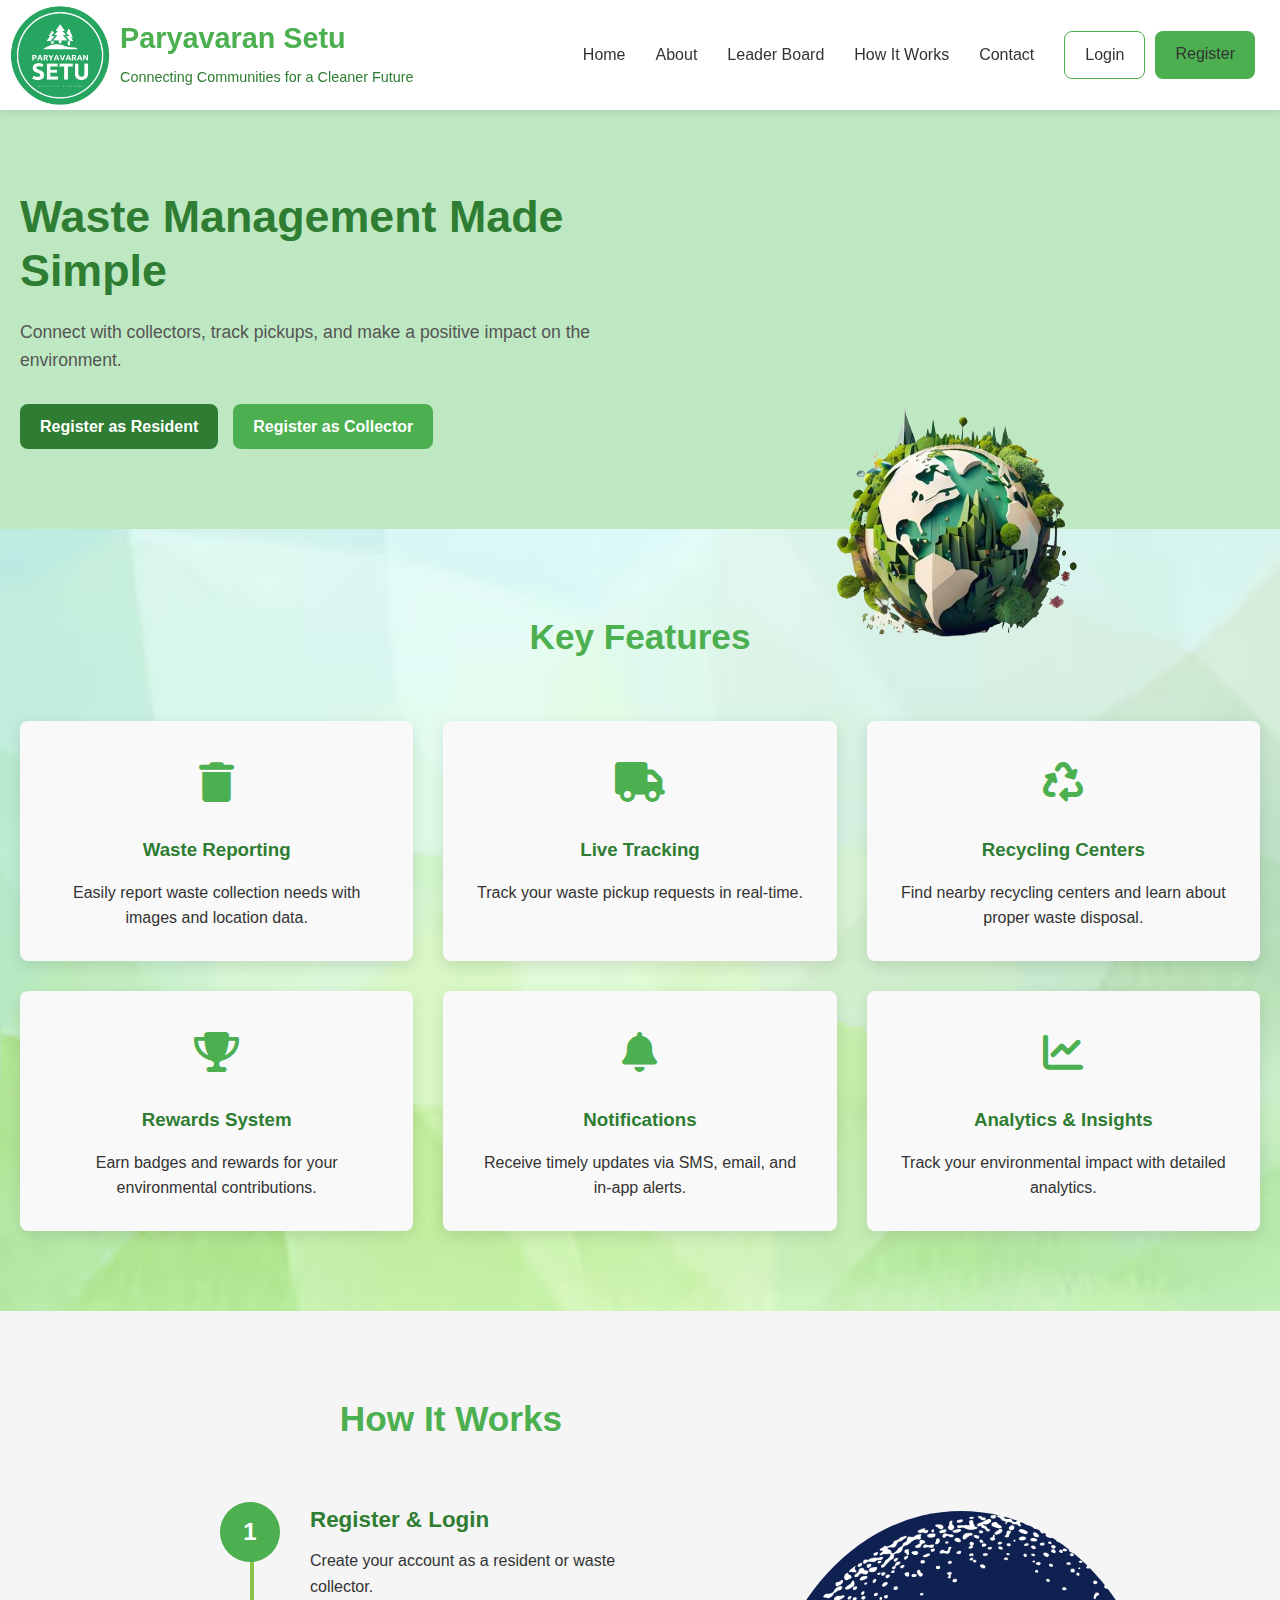
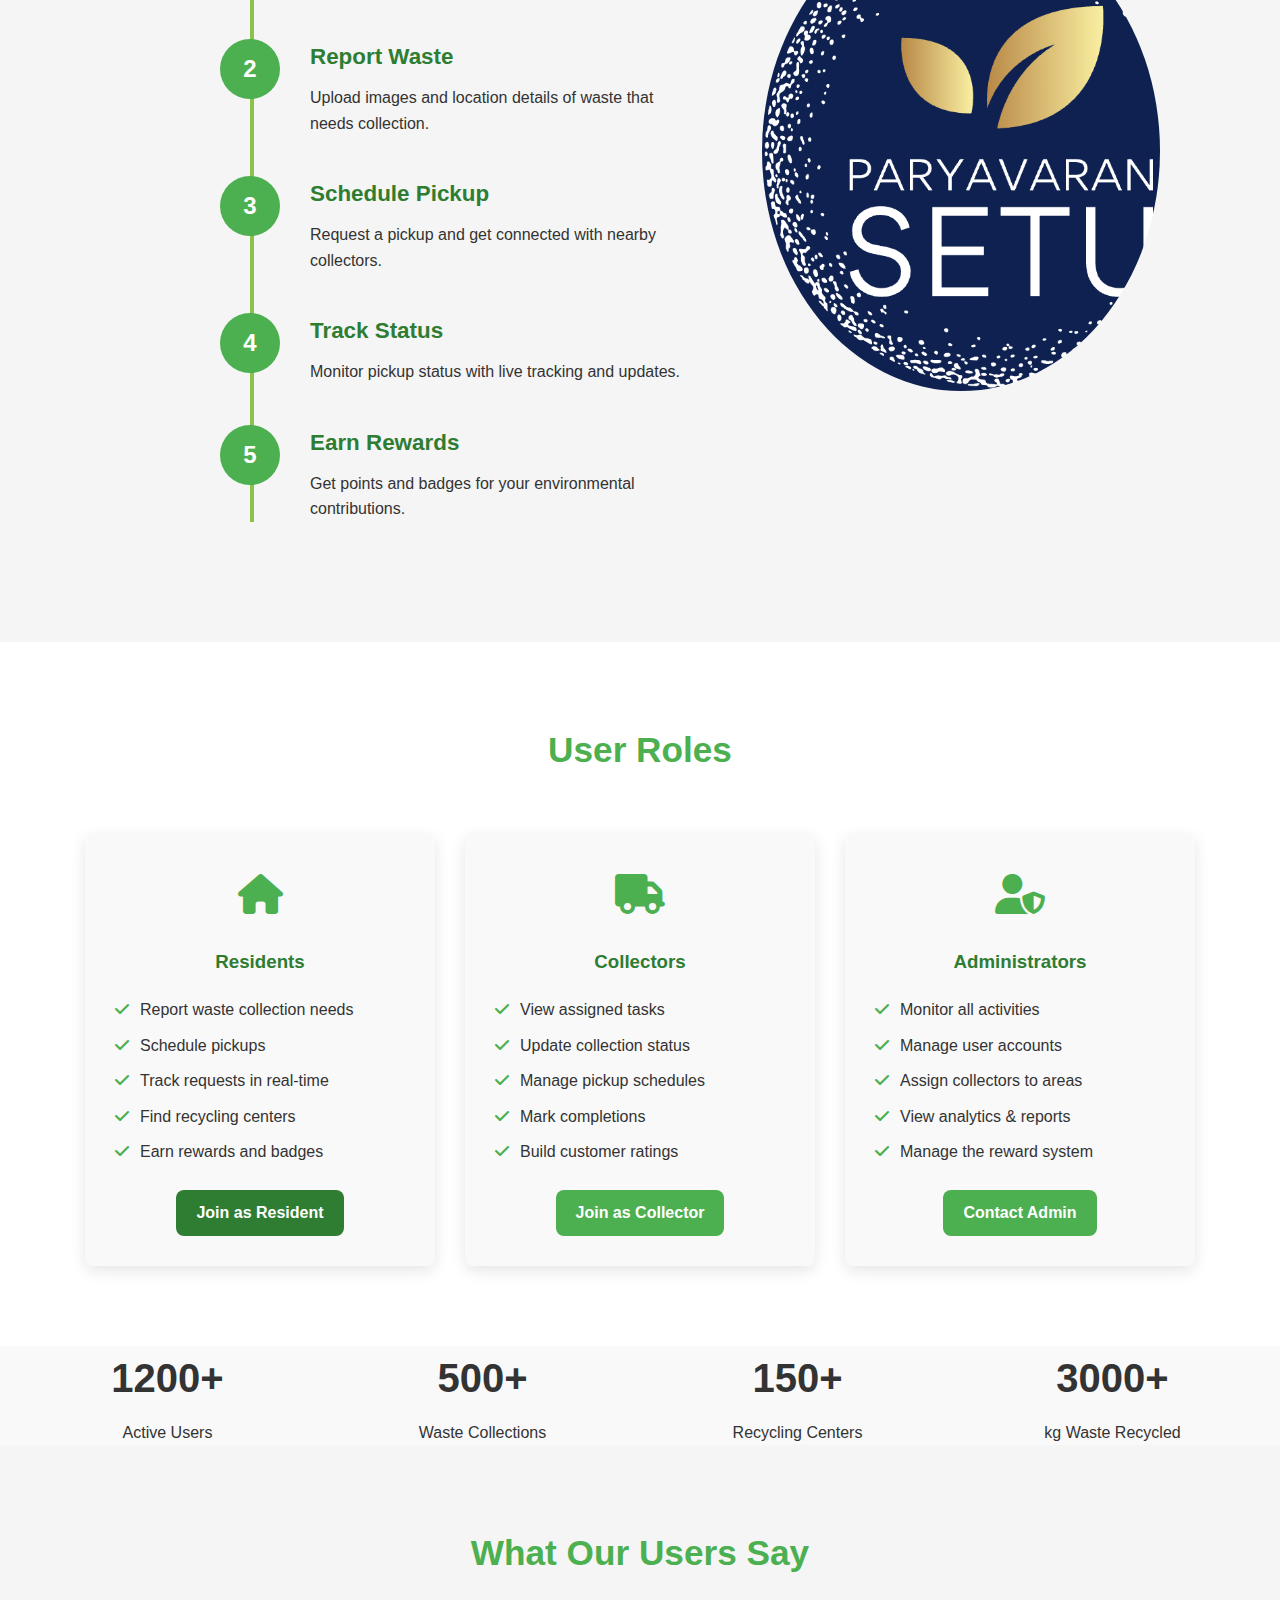
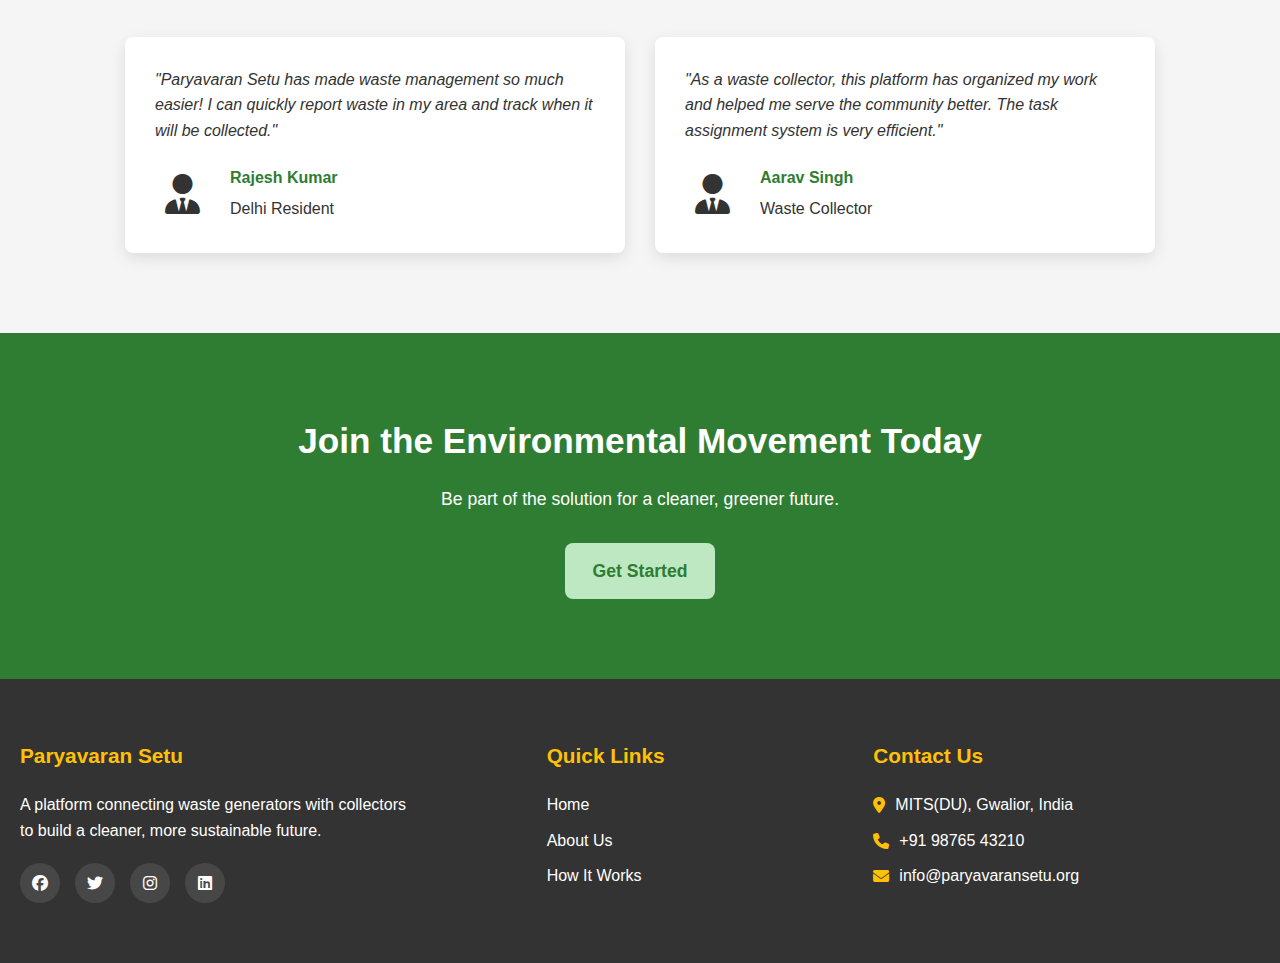
<file: hack/index.html>
<!DOCTYPE html>
<html lang="en">
<head>
    <meta charset="UTF-8">
    <meta name="viewport" content="width=device-width, initial-scale=1.0">
    <title>Paryavaran Setu - Connecting Waste to Resources</title>
    <link rel="stylesheet" href="styles.css">
    <link rel="stylesheet" href="https://cdnjs.cloudflare.com/ajax/libs/font-awesome/6.4.0/css/all.min.css">
</head>
<body>
    <header>
        <div class="container">

            <div class="logo">
                <div class="logo1"></div>
                <div class="innerlogo">
                <h1>Paryavaran Setu</h1>
                <p>Connecting Communities for a Cleaner Future</p>
            </div>
            </div>
            <nav>
                <ul class="nav-menu" id="nav-menu">
                    <li><a href="#home">Home</a></li>
                    <li><a href="#about">About</a></li>
                    <li><a href="#services">Leader Board</a></li>
                    <li><a href="#how-it-works">How It Works</a></li>
                    <li><a href="#contact">Contact</a></li>
                    <li class="login-reg">
                        <a href="signin.html" class="btn btn-login">Login</a>
                        <a href="signup.html" class="btn btn-register">Register</a>
                    </li>
                </ul>
            </nav>
        </div>
    </header>

    <section id="hero">
        <div class="container">
            <div class="hero-content">
                <h2>Waste Management Made Simple</h2>
                <p>Connect with collectors, track pickups, and make a positive impact on the environment.</p>
                <div class="hero-buttons">
                    <a href="signup.html" class="btn btn-primary">Register as Resident</a>
                    <a href="signup.html" class="btn btn-secondary">Register as Collector</a>
                </div>
            </div>
            <div class="hero-image">
                <img src="image.png" border-radius= "50%"; alt="Waste Management Illustration">
            </div>
        </div>
    </section>

    <section id="features">
        <div class="container">
            <h2 class="KeyFeatures">Key Features</h2>
            <div class="features-grid">
                <div class="feature-card">
                    <div class="feature-icon">
                        <i class="fas fa-trash"></i>
                    </div>
                    <h3>Waste Reporting</h3>
                    <p>Easily report waste collection needs with images and location data.</p>
                </div>
                <div class="feature-card">
                    <div class="feature-icon">
                        <i class="fas fa-truck"></i>
                    </div>
                    <h3>Live Tracking</h3>
                    <p>Track your waste pickup requests in real-time.</p>
                </div>
                <div class="feature-card">
                    <div class="feature-icon">
                        <i class="fas fa-recycle"></i>
                    </div>
                    <h3>Recycling Centers</h3>
                    <p>Find nearby recycling centers and learn about proper waste disposal.</p>
                </div>
                <div class="feature-card">
                    <div class="feature-icon">
                        <i class="fas fa-trophy"></i>
                    </div>
                    <h3>Rewards System</h3>
                    <p>Earn badges and rewards for your environmental contributions.</p>
                </div>
                <div class="feature-card">
                    <div class="feature-icon">
                        <i class="fas fa-bell"></i>
                    </div>
                    <h3>Notifications</h3>
                    <p>Receive timely updates via SMS, email, and in-app alerts.</p>
                </div>
                <div class="feature-card">
                    <div class="feature-icon">
                        <i class="fas fa-chart-line"></i>
                    </div>
                    <h3>Analytics & Insights</h3>
                    <p>Track your environmental impact with detailed analytics.</p>
                </div>
            </div>
        </div>
    </section>

    <section id="how-it-works">
        <div class="container">
        <div class="container1">
           <div class="c1">
            <h2 class="KeyFeatures">How It Works</h2>
            <div class="workflow">
                <div class="workflow-step">
                    <div class="step-number">1</div>
                    <div class="step-content">
                        <h3>Register & Login</h3>
                        <p>Create your account as a resident or waste collector.</p>
                    </div>
                </div>
                <div class="workflow-step">
                    <div class="step-number">2</div>
                    <div class="step-content">
                        <h3>Report Waste</h3>
                        <p>Upload images and location details of waste that needs collection.</p>
                    </div>
                </div>
                <div class="workflow-step">
                    <div class="step-number">3</div>
                    <div class="step-content">
                        <h3>Schedule Pickup</h3>
                        <p>Request a pickup and get connected with nearby collectors.</p>
                    </div>
                </div>
                <div class="workflow-step">
                    <div class="step-number">4</div>
                    <div class="step-content">
                        <h3>Track Status</h3>
                        <p>Monitor pickup status with live tracking and updates.</p>
                    </div>
                </div>
                <div class="workflow-step">
                    <div class="step-number">5</div>
                    <div class="step-content">
                        <h3>Earn Rewards</h3>
                        <p>Get points and badges for your environmental contributions.</p>
                    </div>
                </div>
            </div>
           </div> 
            <div class="logo2"></div>
        </div>
    </div>
    </section>

    <section id="user-roles">
        <div class="container">
            <h2 class="KeyFeatures">User Roles</h2>
            <div class="roles-container">
                <div class="role-card">
                    <div class="role-icon">
                        <i class="fas fa-home"></i>
                    </div>
                    <h3>Residents</h3>
                    <ul>
                        <li>Report waste collection needs</li>
                        <li>Schedule pickups</li>
                        <li>Track requests in real-time</li>
                        <li>Find recycling centers</li>
                        <li>Earn rewards and badges</li>
                    </ul>
                    <a href="signup.html" class="btn btn-primary">Join as Resident</a>
                </div>
                <div class="role-card">
                    <div class="role-icon">
                        <i class="fas fa-truck"></i>
                    </div>
                    <h3>Collectors</h3>
                    <ul>
                        <li>View assigned tasks</li>
                        <li>Update collection status</li>
                        <li>Manage pickup schedules</li>
                        <li>Mark completions</li>
                        <li>Build customer ratings</li>
                    </ul>
                    <a href="signup.html" class="btn btn-secondary">Join as Collector</a>
                </div>
                <div class="role-card">
                    <div class="role-icon">
                        <i class="fas fa-user-shield"></i>
                    </div>
                    <h3>Administrators</h3>
                    <ul>
                        <li>Monitor all activities</li>
                        <li>Manage user accounts</li>
                        <li>Assign collectors to areas</li>
                        <li>View analytics & reports</li>
                        <li>Manage the reward system</li>
                    </ul>
                    <a href="#contact-admin" class="btn btn-tertiary">Contact Admin</a>
                </div>
            </div>
        </div>
    </section>
    <section id="stats">
        <div class="container">
            <div class="stats-grid">
                <div class="stat-card">
                    <h3>1200+</h3>
                    <p>Active Users</p>
                </div>
                <div class="stat-card">
                    <h3>500+</h3>
                    <p>Waste Collections</p>
                </div>
                <div class="stat-card">
                    <h3>150+</h3>
                    <p>Recycling Centers</p>
                </div>
                <div class="stat-card">
                    <h3>3000+</h3>
                    <p>kg Waste Recycled</p>
                </div>
            </div>
        </div>
    </section>

    <section id="testimonials">
        <div class="container">
            <h2 class="KeyFeatures">What Our Users Say</h2>
            <div class="testimonial-slider">
                <div class="testimonial">
                    <div class="testimonial-content">
                        <p>"Paryavaran Setu has made waste management so much easier! I can quickly report waste in my area and track when it will be collected."</p>
                    </div>
                    <div class="testimonial-author">
                        <div class="author-image">
                            <div class="icon1">
                            <i class="fa-solid fa-user-tie"></i>
                        </div>
                        </div>
                        <div class="author-info">
                            <h4>Rajesh Kumar</h4>
                            <p>Delhi Resident</p>
                        </div>
                    </div>
                </div>
                <div class="testimonial">
                    <div class="testimonial-content">
                        <p>"As a waste collector, this platform has organized my work and helped me serve the community better. The task assignment system is very efficient."</p>
                    </div>
                    <div class="testimonial-author">
                        <div class="author-image">
                            <div class="icon1">
                            <i class="fa-solid fa-user-tie"></i>
                        </div>
                        </div>
                        <div class="author-info">
                            <h4>Aarav Singh</h4>
                            <p>Waste Collector</p>
                        </div>
                    </div>
                </div>
            </div>
        </div>
    </section>

    <section id="cta">
        <div class="container">
            <div class="cta-content">
                <h2>Join the Environmental Movement Today</h2>
                <p>Be part of the solution for a cleaner, greener future.</p>
                <a href="signup.html" class="btn btn-primary btn-large">Get Started</a>
            </div>
        </div>
    </section>

    <footer>
        <div class="container">
            <div class="footer-grid">
                <div class="footer-about">
                    <h3>Paryavaran Setu</h3>
                    <p>A platform connecting waste generators with collectors to build a cleaner, more sustainable future.</p>
                    <div class="social-icons">
                        <a href="#"><i class="fab fa-facebook"></i></a>
                        <a href="#"><i class="fab fa-twitter"></i></a>
                        <a href="#"><i class="fab fa-instagram"></i></a>
                        <a href="#"><i class="fab fa-linkedin"></i></a>
                    </div>
                </div>
                <div class="footer-links">
                    <div class="quicklinks">
                        <h3>Quick Links</h3>
                        <ul>
                            <li><a href="#home">Home</a></li>
                            <li><a href="#about">About Us</a></li>
                            <li><a href="#how-it-works">How It Works</a></li>
                        </ul>
                    </div>    
                </div>
                <div class="footer-contact">
                    <h3>Contact Us</h3>
                    <p><i class="fas fa-map-marker-alt"></i> MITS(DU), Gwalior, India</p>
                    <p><i class="fas fa-phone"></i> +91 98765 43210</p>
                    <p><i class="fas fa-envelope"></i> info@paryavaransetu.org</p>
                </div>
            </div>
        </div>
    </footer>

</body>
</html>
</file>
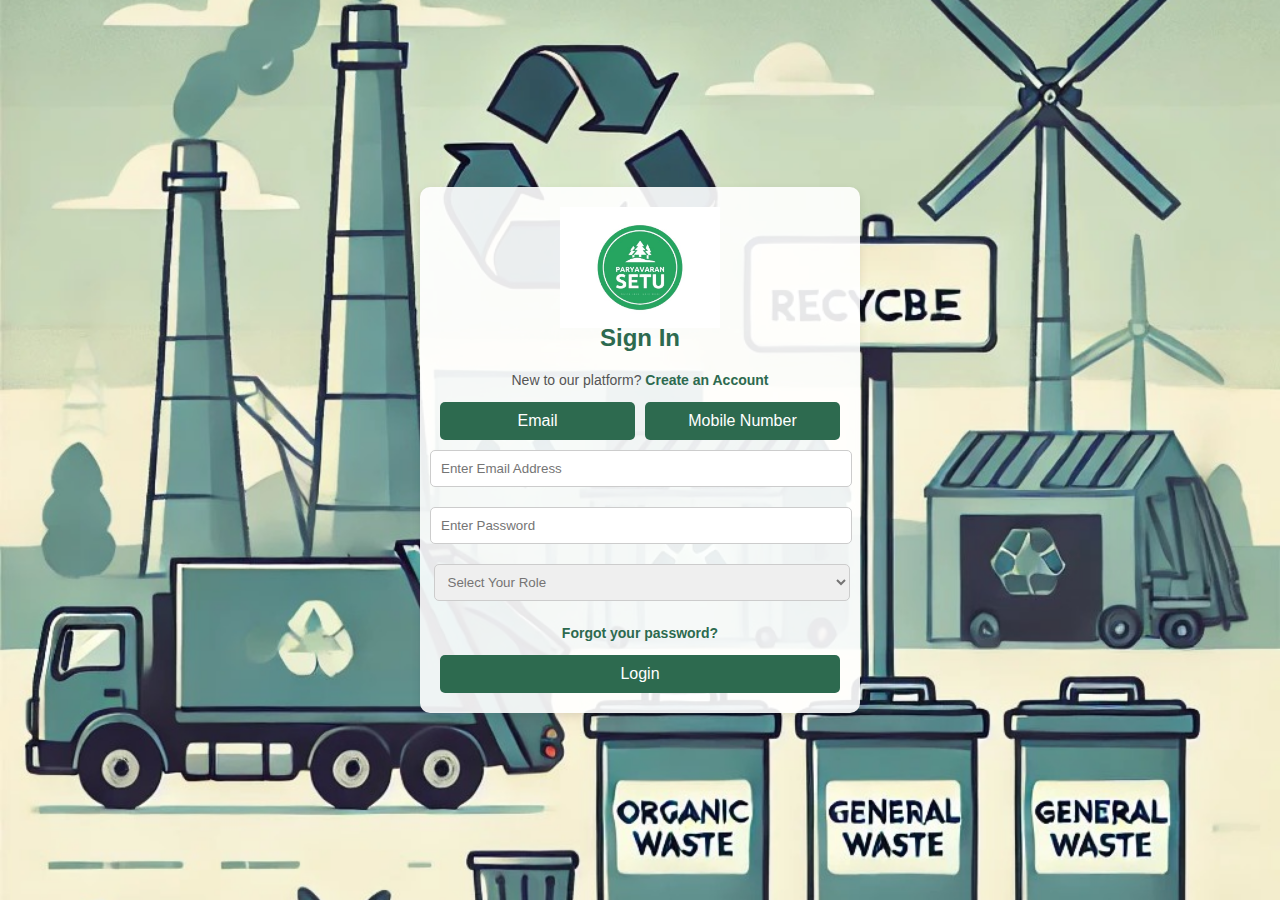
<file: hack/signin.html>
<!DOCTYPE html>
<html lang="en">
  <head>
    <meta charset="UTF-8" />
    <meta name="viewport" content="width=device-width, initial-scale=1.0" />
    <title>Paryaran Setu</title>
    <link rel="stylesheet" href="signin.css" />
  </head>
  <body>
    <div class="container">
      <img src="signinlogo.jpg" alt="Paryavaran Setu Logo" class="logo" />
      <h2>Sign In</h2>
      <p>
        New to our platform?
        <a onclick="redirectToSignup()">Create an Account</a>
      </p>
      <form>
        <div class="selection-box">
          <button type="button" class="email-selection">Email</button>
          <button class="mobile-selection">Mobile Number</button>
        </div>
        <input type="email" placeholder="Enter Email Address" class="" id="email" />
        <input type="tel" placeholder="Enter Mobile"  id="mobileNumber" pattern="[0-9]{10}" />
        <input type="password" id="password" placeholder="Enter Password" required />
        <select name="select Your Role" id="role" required>
          <option value="" class="options">Select Your Role</option>
          <option value="Collector" class="options">Collector</option>
          <option value="Resident" class="options">Resident</option>
        </select>
        <p><a href="#">Forgot your password?</a></p>
        <button type="submit">Login</button>
      </form>
    </div>
    <script src="signin.js"></script>
  </body>
</html>
</file>
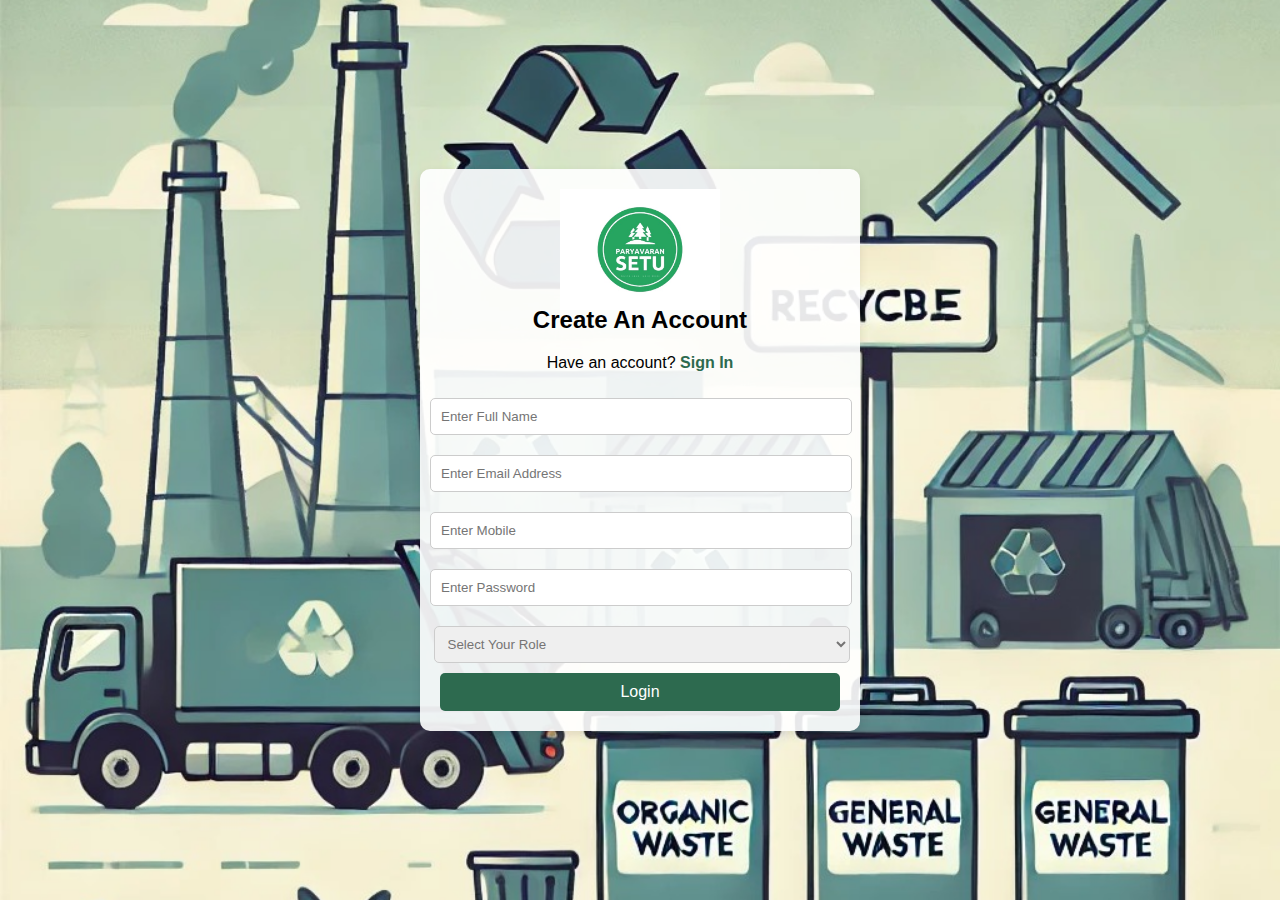
<file: hack/signup.html>
<!DOCTYPE html>
<html lang="en">
  <head>
    <meta charset="UTF-8" />
    <meta name="viewport" content="width=device-width, initial-scale=1.0" />
    <title>Paryaran Setu-sign-Up</title>
    <link rel="stylesheet" href="signup.css" />
    <script>
      function redirectToSignin() {
        window.location.href = "signin.html";
      }
    </script>
  </head>
  <body>
    <div class="container">
      <img src="signinlogo.jpg" alt="Paryavaran Setu Logo" class="logo" />
      <h2>Create An Account</h2>
      <p>Have an account?
        <a onclick="redirectToSignin()">
        Sign In</a>
      </p>
      <form>
        <input type="text" placeholder="Enter Full Name" id="username" pattern="[a-z]" required />
        <input type="email" placeholder="Enter Email Address" id="email" required />
        <input type="tel" placeholder="Enter Mobile" id="email" pattern="[0-9]{10}" required />
        <input type="password" placeholder="Enter Password" required />
        <select name="select Your Role" id="role" required>
          <option value="" class="options">Select Your Role</option>
          <option value="Collector" class="options">Trash-Collector</option>
          <option value="Resident" class="options">Resident</option>
        </select>
        <button type="submit">Login</button>
      </form>
    </div>
  </body>
</html>
</file>
<file: hack/styles.css>
* {
    margin: 0;
    padding: 0;
    box-sizing: border-box;
}
body {
    font-family:'Segoe UI', Tahoma, Geneva, Verdana, sans-serif;
    line-height: 1.6;
    color: #333;
    background-color: #f9f9f9;
}
/* Header */
header {
    background-color: white;
    box-shadow: 0 2px 10px rgba(0, 0, 0, 0.1);
    position: sticky;
    top: 0;
    z-index: 100;
}

.container {
    max-width: 1300px;
    margin: 0 auto;
    padding: 0 20px;
}
a {
    text-decoration: none;
    color: #4caf50;
}
ul {
    list-style: none;
}
header .container {
    display: flex;
    justify-content:space-between;
    align-items: center;
    padding: 5px 10px;
}
.logo1{
    height: 100px;
    width: 100px;
    background-image: url("213445490.png");
    background-size: cover;
}
.logo{
    width: 450px;
    display: flex;
    flex-direction: row;
}
.innerlogo{
    padding: 10px;
}
.logo h1 {
    color: #4caf50;
    font-size: 1.8rem;
    margin-bottom: 5px;
}

.logo p {
    font-size: 0.9rem;
    color:#2e7d32;
}
.nav-menu {
    display: flex;
    align-items: center;
}

.nav-menu li {
    margin: 0 15px;
}

.nav-menu a {
    color: #333;
    font-weight: 500;
    transition: all 0.3s ease-in-out;
}

.nav-menu a:hover {
    color: #4caf50;
}
/* Buttons */
.btn {
    display: inline-block;
    padding: 10px 20px;
    border-radius: 8px;
    transition: all 0.3s ease-in-out;
    font-weight: bold;
    text-align: center;
    cursor: pointer;
    border: none;
}


.login-reg {
    display: flex;
    gap: 10px;
}
.btn-login {
    background-color: transparent;
    color: #4caf50;
    border: 1px solid #4caf50;
}

.btn-login:hover {
    background-color: #4caf50;
    color: black;
}

.btn-register {
    background-color: #4caf50;
    color: white;
}


.KeyFeatures {
    text-align: center;
    margin-bottom: 40px;
    font-size: 2.2rem;
    color: #4caf50;
    position: relative;
    padding-bottom: 15px;
}

/* Hero Section */
#hero {
    padding: 80px 0;
    background-color: #bee8c2;
}

#hero .container {
    display: flex;
    align-items: center;
    justify-content: space-between;
}

.hero-content {
    flex: 1;
    padding-right: 50px;
}

.hero-content h2 {
    font-size: 2.8rem;
    margin-bottom: 20px;
    color: #2e7d32;
    line-height: 1.2;
}

.hero-content p {
    font-size: 1.1rem;
    margin-bottom: 30px;
    color: #555;
}

.hero-buttons {
    display: flex;
    gap: 15px;
}

.hero-image {
    margin-top: 0px;
    height: 10px;
    flex: 1;
    text-align: center;
}
.btn-primary{
    background-color: #2e7d32;
    color: white;
}
.btn-secondary{
    background-color: #4caf50;
    color: white;
}
.btn-tertiary{
    background-color: #4caf50;
    color: white;
}
.btn-large {
    padding: 14px 28px;
    font-size: 1.1rem;
    background-color: #bee8c2;
    color: #2e7d32;
}
/* Features Section */
#features {
    padding: 80px 0;
    background-image: url("introduction\ to\ animation.png");
    background-size: cover;
}

.features-grid {
    display: grid;
    grid-template-columns: repeat(auto-fit, minmax(300px, 1fr));
    gap: 30px;
}

.feature-card {
    background-color: #f9f9f9;
    border-radius: 8px;
    padding: 30px;
    text-align: center;
    box-shadow:0 5px 15px rgba(0, 0, 0, 0.1);
    transition:all 0.3s ease-in-out;
}

.feature-card:hover {
    transform: translateY(-10px);
    box-shadow: 0 10px 20px rgba(0, 0, 0, 0.15);
}

.feature-icon {
    font-size: 2.5rem;
    color: #4caf50;
    margin-bottom: 20px;
}

.feature-card h3 {
    margin-bottom: 15px;
    color: #2e7d32;
}

/* How It Works Section */
#how-it-works {
    padding: 80px 100px;
    background-color: #f5f5f5;
    /* background-image: url("2.jpg"); */
    background-size: cover;
}
.container1{
    display: flex;
    flex-direction: row;
}
.c1{
  margin-left: 100px;
}
.logo2{
    height: 30rem;
    width: 30rem;
    margin-left: 80px;
    margin-top: 120px;
    border-radius: 50%;
    background-image: url("213455157-2.png");
    background-size: cover;
}
.workflow {
    max-width: 800px;
    margin: 0 auto;
    position: relative;
}

.workflow::before {
    content: '';
    position: absolute;
    top: 0;
    bottom: 0;
    left: 30px;
    width: 4px;
    background-color: #8bc34a;
}

.workflow-step {
    display: flex;
    margin-bottom: 40px;
    position: relative;
}

.step-number {
    display: flex;
    align-items: center;
    justify-content: center;
    width: 60px;
    height: 60px;
    background-color: #4caf50;
    color: white;
    border-radius: 50%;
    font-size: 1.5rem;
    font-weight: bold;
    z-index: 2;
}

.step-content {
    padding-left: 30px;
    flex: 1;
}

.step-content h3 {
    color: #2e7d32;
    margin-bottom: 10px;
    font-size: 1.4rem;
}

/* User Roles Section */
#user-roles {
    padding: 80px 0;
    background-color: white;
}

.roles-container {
    display: flex;
    flex-wrap: wrap;
    justify-content: center;
    gap: 30px;
}

.role-card {
    background-color: #f9f9f9;
    border-radius: 8px;
    padding: 30px;
    text-align: center;
    flex: 1;
    min-width: 300px;
    max-width: 350px;
    box-shadow: 0 5px 15px rgba(0, 0, 0, 0.1);
    transition: all 0.3 ease-in-out;
}

.role-card:hover {
    transform: translateY(-10px);
    box-shadow: 0 10px 20px rgba(0, 0, 0, 0.15);
}

.role-icon {
    font-size: 2.5rem;
    color: #4caf50;
    margin-bottom: 20px;
}

.role-card h3 {
    margin-bottom: 20px;
    color: #2e7d32;
}

.role-card ul {
    text-align: left;
    margin-bottom: 25px;
}

.role-card ul li {
    margin-bottom: 10px;
    position: relative;
    padding-left: 25px;
}

.role-card ul li::before {
    content: '\f00c';
    font-family: 'Font Awesome 5 Free';
    font-weight: 900;
    color: #4caf50;
    position: absolute;
    left: 0;
}
* Stats Section */
#stats {
    padding: 60px 0;
    background-color: #4caf50;
    color: white;
}

.stats-grid {
    display: grid;
    grid-template-columns: repeat(auto-fit, minmax(200px, 1fr));
    gap: 20px;
    text-align: center;
}

.stat-card h3 {
    font-size: 2.5rem;
    margin-bottom: 10px;
}

/* Testimonials Section */
#testimonials {
    padding: 80px 0;
    background-color: #f5f5f5;
}

.testimonial-slider {
    display: flex;
    flex-wrap: wrap;
    justify-content: center;
    gap: 30px;
}

.testimonial {
    background-color: white;
    border-radius: 8px;
    padding: 30px;
    box-shadow: 0 5px 15px rgba(0, 0, 0, 0.1);
    max-width: 500px;
    flex: 1;
    min-width: 300px;
}

.testimonial-content {
    margin-bottom: 20px;
    font-style: italic;
}

.testimonial-author {
    display: flex;
    align-items: center;
}

.author-image {
    width: 60px;
    height: 60px;
    border-radius: 50%;
    overflow: hidden;
    margin-right: 15px;
}

.author-info h4 {
    color:#2e7d32;
    margin-bottom: 5px;
}

/* CTA Section */
#cta {
    padding: 80px 0;
    background-color:#2e7d32;
    color: white;
    text-align: center;
}

.cta-content h2 {
    font-size: 2.2rem;
    margin-bottom: 15px;
}

.cta-content p {
    font-size: 1.1rem;
    margin-bottom: 30px;
    max-width: 700px;
    margin-left: auto;
    margin-right: auto;
}

/* Footer */
footer {
    background-color: #333;
    color: white;
    padding: 60px 0 20px;
}

.footer-grid {
    display: grid;
    grid-template-columns: repeat(auto-fit, minmax(250px, 1fr));
    gap: 40px;
    margin-bottom: 40px;
}

.footer-about h3,
.footer-links h3,
.footer-contact h3,
.footer-newsletter h3 {
    color: #ffc107;
    margin-bottom: 20px;
    font-size: 1.3rem;
}

.footer-about p {
    margin-bottom: 20px;
}

.social-icons {
    display: flex;
    gap: 15px;
}

.social-icons a {
    display: inline-block;
    width: 40px;
    height: 40px;
    background-color: rgba(255, 255, 255, 0.1);
    border-radius: 50%;
    display: flex;
    align-items: center;
    justify-content: center;
    color: white;
    transition: all 0.3s ease-in-out;
}

.social-icons a:hover {
    background-color: #4caf50;
}

.footer-links ul li {
    margin-bottom: 10px;
}

.footer-links ul li a {
    color: white;
    transition: all 0.3s ease-in-out;
}

.footer-links ul li a:hover {
    color: #ffc107;
    padding-left: 5px;
}

.footer-contact p {
    margin-bottom: 10px;
    display: flex;
    align-items: center;
}

.footer-contact p i {
    margin-right: 10px;
    color: #ffc107;
}

.footer-newsletter form {
    display: flex;
    margin-top: 15px;
}

.footer-newsletter input {
    flex: 1;
    padding: 10px;
    border: none;
    border-radius: 8px 0 0 8px;
}

.footer-newsletter button {
    border-radius: 0 var(--border-radius) var(--border-radius) 0;
}

.footer-bottom {
    text-align: center;
    padding-top: 20px;
    border-top: 1px solid rgba(255, 255, 255, 0.1);
}
.quicklinks{
    margin-left: 100px;
}
.icon1{
    font-size: 40px;
    margin-left: 10px;
}
</file>
<file: hack/signin.css>
body {
    font-family: Arial, sans-serif;
    background: url("signinbg.jpg") no-repeat center center/cover;
    background-size: cover;
    background-attachment: fixed;
    display: flex;
    justify-content: center;
    align-items: center;
    height: 100vh;
    margin: 0;
}

.container {
    background: rgba(255, 255, 255, 0.9);
    padding: 20px;
    border-radius: 10px;
    box-shadow: 0 4px 10px rgba(0, 0, 0, 0.1);
    width: 90%;
    max-width: 400px;
    text-align: center;
}

h2 {
    color: #2d6a4f;
}

p {
    color: #555;
    font-size: 14px;
}

a {
    color: #2d6a4f;
    text-decoration: none;
    font-weight: bold;
    cursor: pointer;
}

.logo {
    width: 10em;
    height: auto;
    margin-bottom: -28px;
    right: 10em;
    top: 84px;
}

.selection-box{
    display: flex;
    align-items: center;
    justify-content: center;
    gap: 10px;
}

.active{
    display: none;
}


.email-selection.selected,
.mobile-selection.selected {
  background-color: #ccc;
  color: #333;
}

form input {
    width: 100%;
    padding: 10px;
    margin: 10px -10px;
    border: 1px solid #ccc;
    border-radius: 5px;
    /* display: none; */
}


#mobileNumber{
    display: none;
}



#role {
    color: rgb(117, 116, 116);
    width: 26rem;
    padding: 9px;
    /* margin: 10px 1px; */
    margin-left: -14px;
    margin-top: 10px;
    margin-bottom: 10px;
    margin-right: -17px;
    border: 1px solid #ccc;
    border-radius: 5px;
}

button {
    width: 100%;
    padding: 10px;
    background: #2d6a4f;
    color: white;
    border: none;
    border-radius: 5px;
    cursor: pointer;
    font-size: 16px;
}

button:hover {
    background: #1b4332;
}


@media (max-width: 600px) {
    body {
        background-size: cover;
    }

    .container {
        width: 95%;
        padding: 15px;
    }

    #role,
    form input,
    button {
        padding: 8px;
    }
}
</file>
<file: hack/signup.css>
body {
    font-family: Arial, sans-serif;
    background: url('signinbg.jpg') no-repeat center center/cover;
    display: flex;
    justify-content: center;
    align-items: center;
    height: 100vh;
    margin: 0;
}

.container {
background: rgba(255, 255, 255, 0.9);
    padding: 20px;
    border-radius: 10px;
    box-shadow: 0 4px 10px rgba(0, 0, 0, 0.1);
    width: 90%;
    max-width: 400px;
    text-align: center;
}

.logo {
    width: 10em;
    height: auto;
    margin-bottom: -28px;
    right: 10em;
    top: 84px;
}


img {
    width: 100%;
}

.signup-box h2 {
    margin-bottom: 10px;
    color: #2d6a4f;
}

.signup-box p {
    color: #555;
    font-size: 14px;
}

a {
    color: #2d6a4f;
    text-decoration: none;
    font-weight: bold;
    cursor: pointer;
}

form input {
    width: 100%;
    padding: 10px;
    margin: 10px -10px;
    border: 1px solid #ccc;
    border-radius: 5px;
}

#role {
    color: rgb(117, 116, 116);
    width: 26rem;
    padding: 9px;
    margin: 10px 1;
    margin-left: -14px;
    margin-top: 10px;
    margin-bottom: 10px;
    margin-right: -17px;
    border: 1px solid #ccc;
    border-radius: 5px;
}
button {
    width: 100%;
    padding: 10px;
    background: #2d6a4f;
    color: white;
    border: none;
    border-radius: 5px;
    cursor: pointer;
    font-size: 16px;
}

button:hover {
    background: #1b4332;
}


@media (max-width: 600px) {
    body {
        background-size: cover;
    }

    .container {
        width: 95%;
        padding: 15px;
    }

    #role,form input,
    button {
        padding: 8px;
    }

}
</file>
